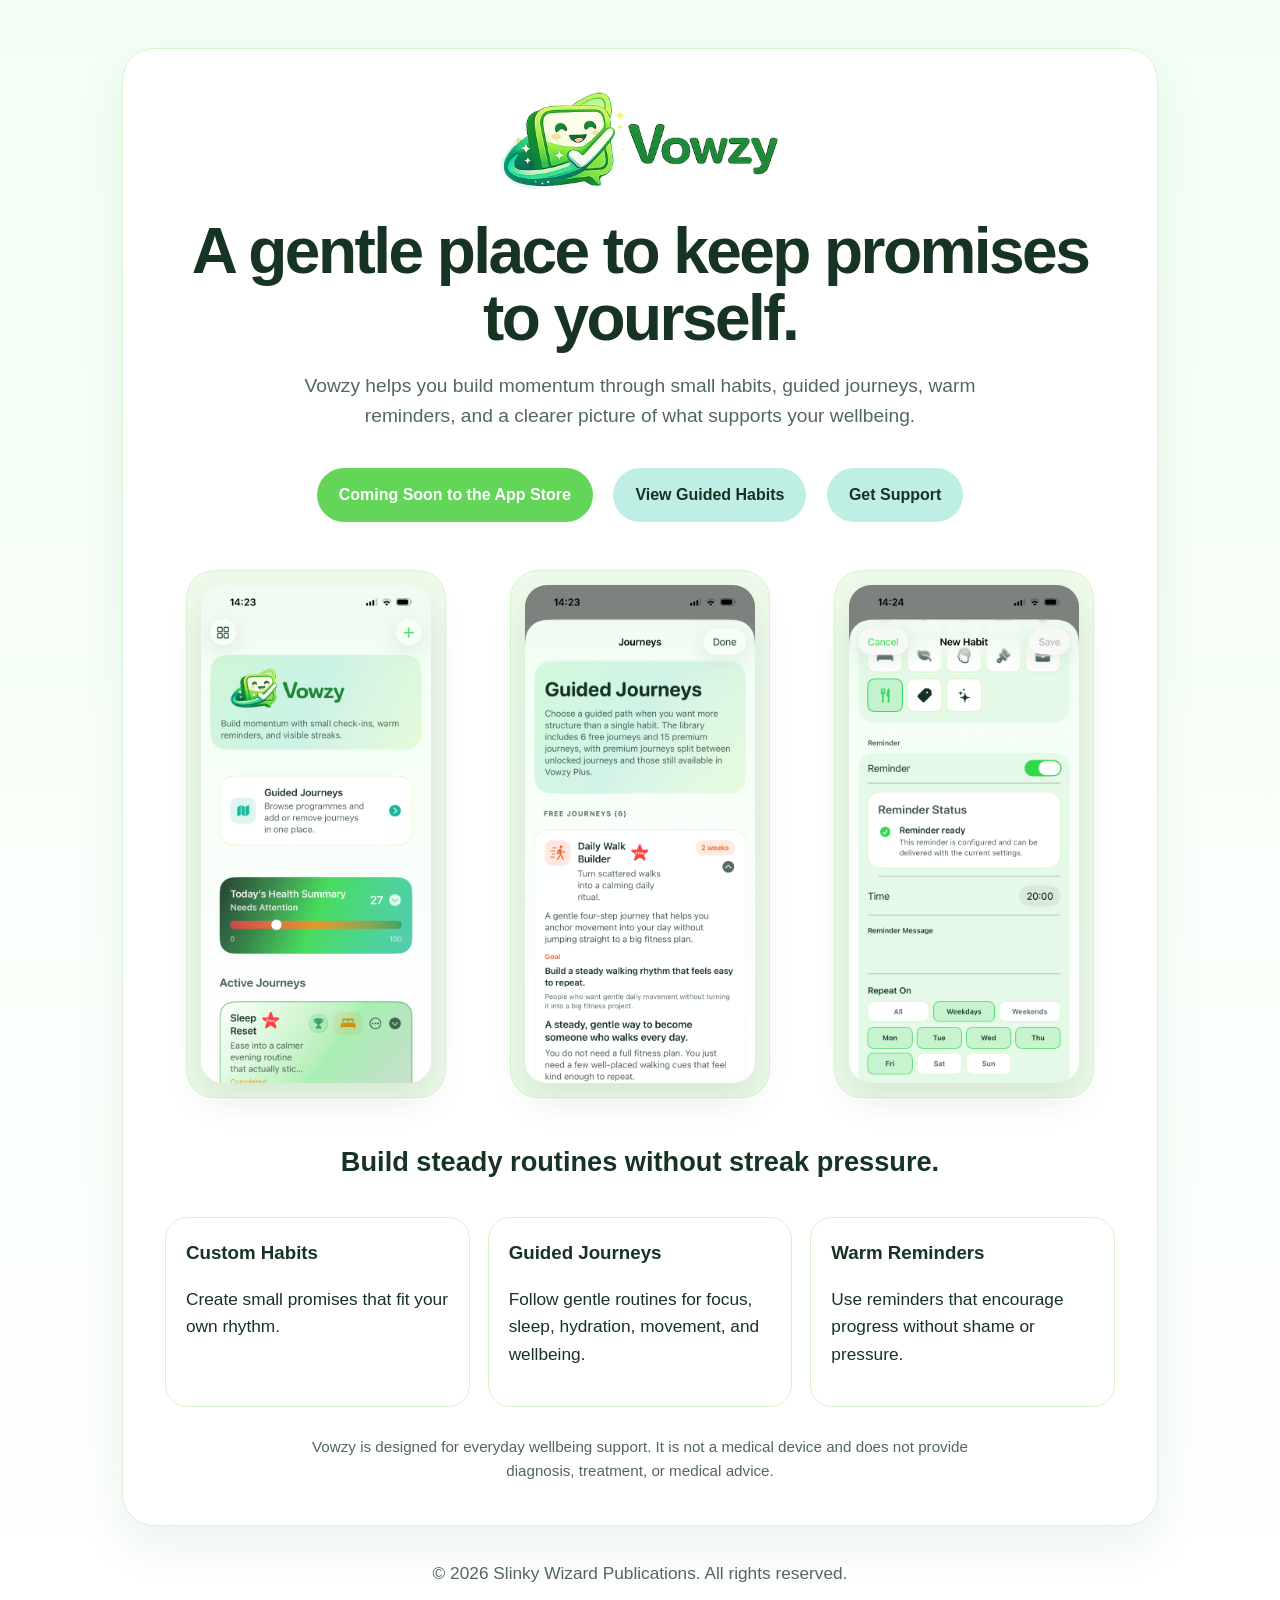
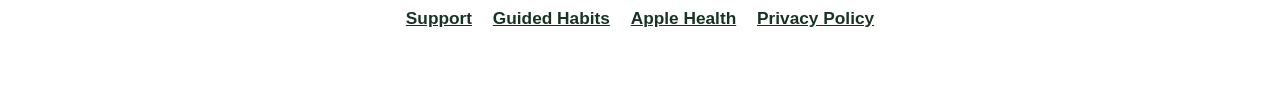
<file: index.html>
<!doctype html>
<html lang="en-GB">
<head>
  <meta charset="utf-8">
  <meta name="viewport" content="width=device-width, initial-scale=1">
  <title>Vowzy</title>
  <meta name="description" content="Vowzy is a gentle habit and guided routine app for iPhone.">
  <link rel="icon" type="image/png" href="./assets/favicon.png">
  <link rel="apple-touch-icon" href="./assets/favicon.png">
  <link rel="stylesheet" href="styles.css">
</head>
<body>
  <main>
    <section class="hero">
      <img class="logo" src="assets/vowzy-logo.png" alt="Vowzy logo">

      <h1>A gentle place to keep promises to yourself.</h1>

      <p class="lead">
        Vowzy helps you build momentum through small habits, guided journeys,
        warm reminders, and a clearer picture of what supports your wellbeing.
      </p>

      <a class="button" href="#" aria-disabled="true">Coming Soon to the App Store</a>
      <a class="button secondary" href="habits.html">View Guided Habits</a>
      <a class="button secondary" href="support.html">Get Support</a>

      <div class="screenshots" aria-label="Vowzy app screenshots">
        <div class="screenshot-card">
          <img src="assets/screenshot-home.png" alt="Vowzy home screen with daily habits">
        </div>
        <div class="screenshot-card">
          <img src="assets/screenshot-journeys.png" alt="Vowzy guided journeys catalogue">
        </div>
        <div class="screenshot-card">
          <img src="assets/screenshot-reminders.png" alt="Vowzy reminder setup screen">
        </div>
      </div>

      <h2>Build steady routines without streak pressure.</h2>

      <div class="features">
        <div class="feature">
          <h3>Custom Habits</h3>
          <p>Create small promises that fit your own rhythm.</p>
        </div>

        <div class="feature">
          <h3>Guided Journeys</h3>
          <p>Follow gentle routines for focus, sleep, hydration, movement, and wellbeing.</p>
        </div>

        <div class="feature">
          <h3>Warm Reminders</h3>
          <p>Use reminders that encourage progress without shame or pressure.</p>
        </div>
      </div>

      <p class="note">
        Vowzy is designed for everyday wellbeing support. It is not a medical device
        and does not provide diagnosis, treatment, or medical advice.
      </p>
    </section>

    <footer>
  <p>&copy; 2026 Slinky Wizard Publications. All rights reserved.</p>
  <p>
    <a href="support.html">Support</a>
    <a href="habits.html">Guided Habits</a>
    <a href="apple-health.html">Apple Health</a>
    <a href="privacy.html">Privacy Policy</a>
  </p>
</footer>
  </main>
</body>
</html>
</file>
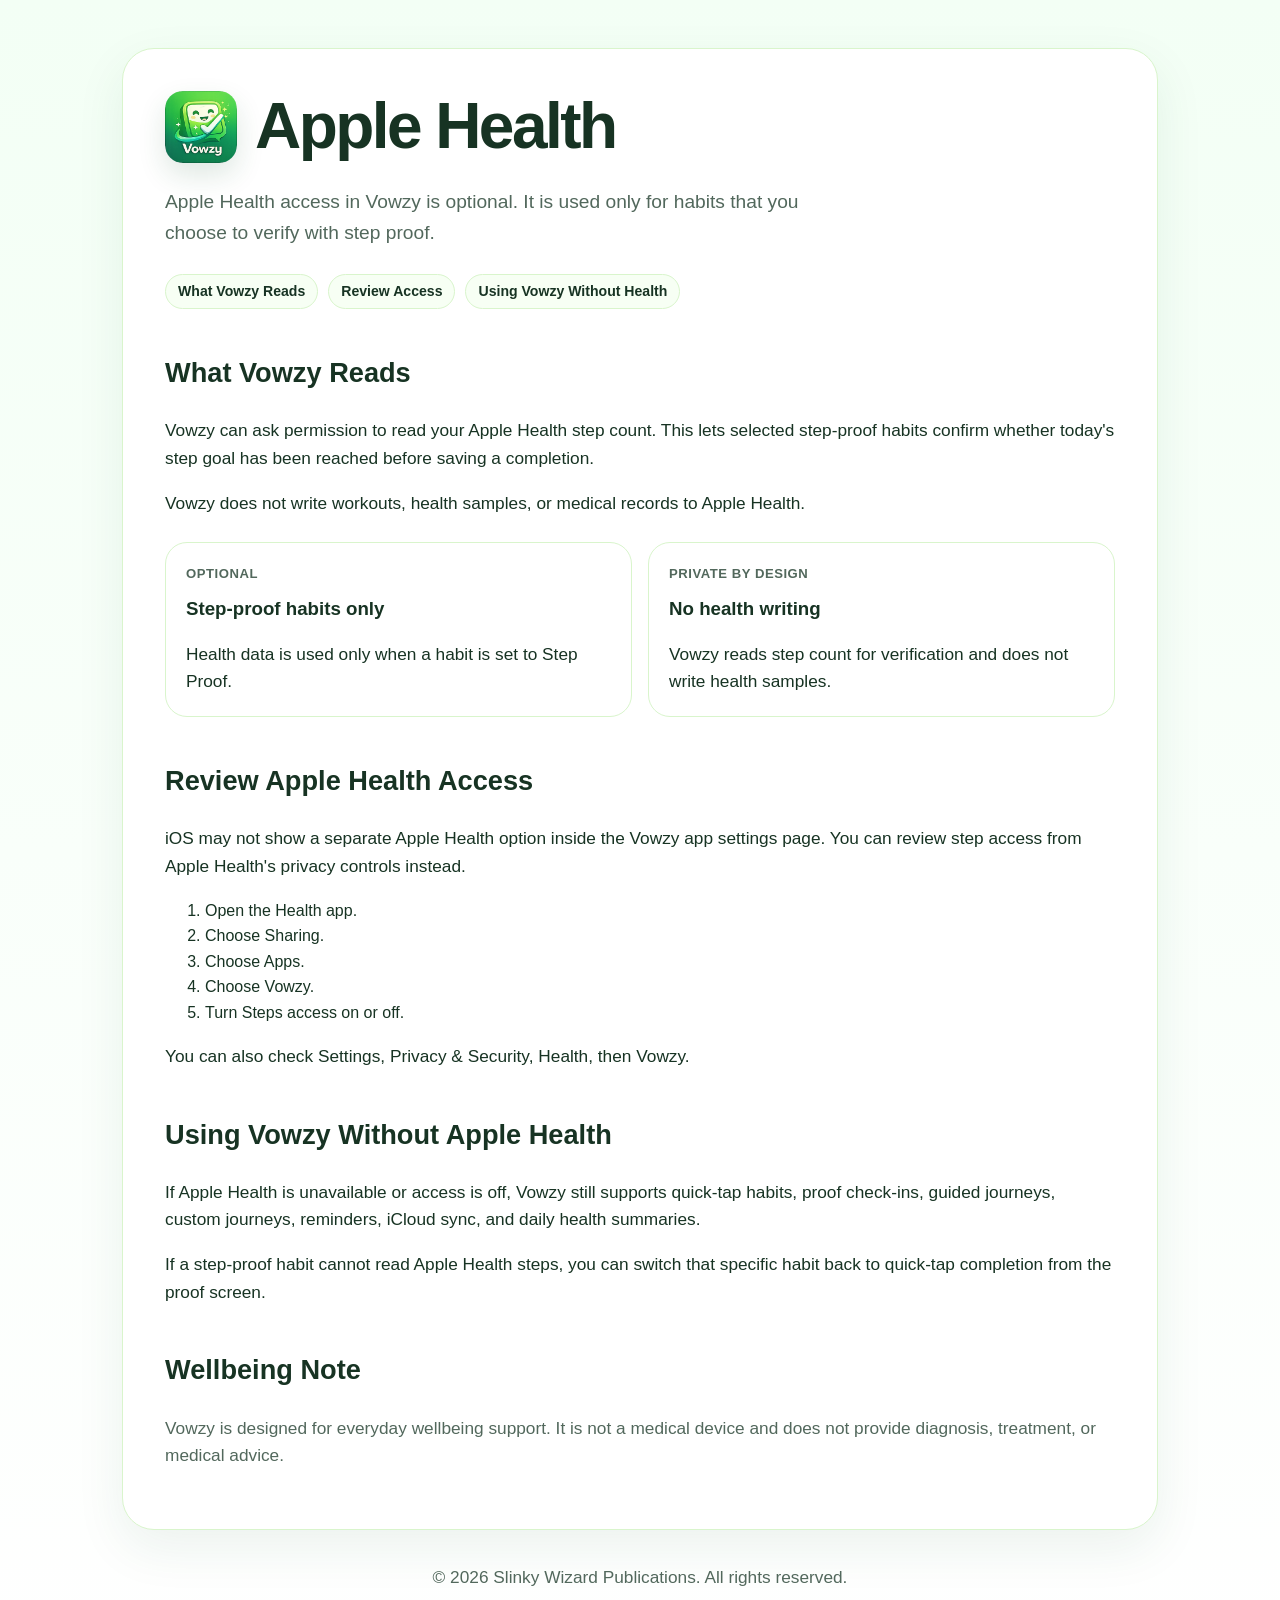
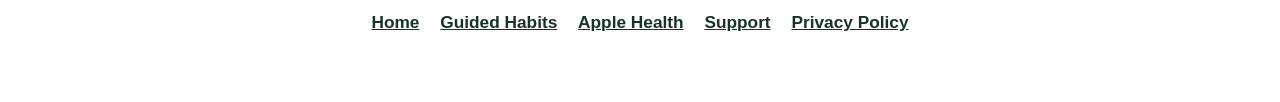
<file: apple-health.html>
<!doctype html>
<html lang="en-GB">
<head>
  <meta charset="utf-8">
  <meta name="viewport" content="width=device-width, initial-scale=1">
  <title>Vowzy Apple Health Support</title>
  <meta name="description" content="How Vowzy uses optional Apple Health step-count access for step-proof habits.">
  <link rel="icon" type="image/png" href="./assets/favicon.png">
  <link rel="apple-touch-icon" href="./assets/favicon.png">
  <link rel="stylesheet" href="./styles.css">
</head>
<body>
  <main>
    <section class="card">
      <div class="page-title-row">
        <img class="page-title-icon" src="./assets/app-icon.png" alt="Vowzy app icon">
        <h1>Apple Health</h1>
      </div>

      <p class="lead left">
        Apple Health access in Vowzy is optional. It is used only for habits that
        you choose to verify with step proof.
      </p>

      <nav class="page-nav" aria-label="Apple Health support sections">
        <a href="#what-vowzy-reads">What Vowzy Reads</a>
        <a href="#review-access">Review Access</a>
        <a href="#without-health">Using Vowzy Without Health</a>
      </nav>

      <h2 id="what-vowzy-reads">What Vowzy Reads</h2>
      <p>
        Vowzy can ask permission to read your Apple Health step count. This lets
        selected step-proof habits confirm whether today's step goal has been
        reached before saving a completion.
      </p>
      <p>
        Vowzy does not write workouts, health samples, or medical records to Apple
        Health.
      </p>

      <div class="topic-grid">
        <article class="mini-card">
          <span class="eyebrow">Optional</span>
          <h3>Step-proof habits only</h3>
          <p>Health data is used only when a habit is set to Step Proof.</p>
        </article>
        <article class="mini-card">
          <span class="eyebrow">Private by design</span>
          <h3>No health writing</h3>
          <p>Vowzy reads step count for verification and does not write health samples.</p>
        </article>
      </div>

      <h2 id="review-access">Review Apple Health Access</h2>
      <p>
        iOS may not show a separate Apple Health option inside the Vowzy app
        settings page. You can review step access from Apple Health's privacy
        controls instead.
      </p>
      <ol>
        <li>Open the Health app.</li>
        <li>Choose Sharing.</li>
        <li>Choose Apps.</li>
        <li>Choose Vowzy.</li>
        <li>Turn Steps access on or off.</li>
      </ol>
      <p>
        You can also check Settings, Privacy &amp; Security, Health, then Vowzy.
      </p>

      <h2 id="without-health">Using Vowzy Without Apple Health</h2>
      <p>
        If Apple Health is unavailable or access is off, Vowzy still supports
        quick-tap habits, proof check-ins, guided journeys, custom journeys,
        reminders, iCloud sync, and daily health summaries.
      </p>
      <p>
        If a step-proof habit cannot read Apple Health steps, you can switch that
        specific habit back to quick-tap completion from the proof screen.
      </p>

      <h2>Wellbeing Note</h2>
      <p class="muted">
        Vowzy is designed for everyday wellbeing support. It is not a medical
        device and does not provide diagnosis, treatment, or medical advice.
      </p>
    </section>

    <footer>
      <p>&copy; 2026 Slinky Wizard Publications. All rights reserved.</p>
      <p>
        <a href="index.html">Home</a>
        <a href="habits.html">Guided Habits</a>
        <a href="apple-health.html">Apple Health</a>
        <a href="support.html">Support</a>
        <a href="privacy.html">Privacy Policy</a>
      </p>
    </footer>
  </main>
</body>
</html>
</file>
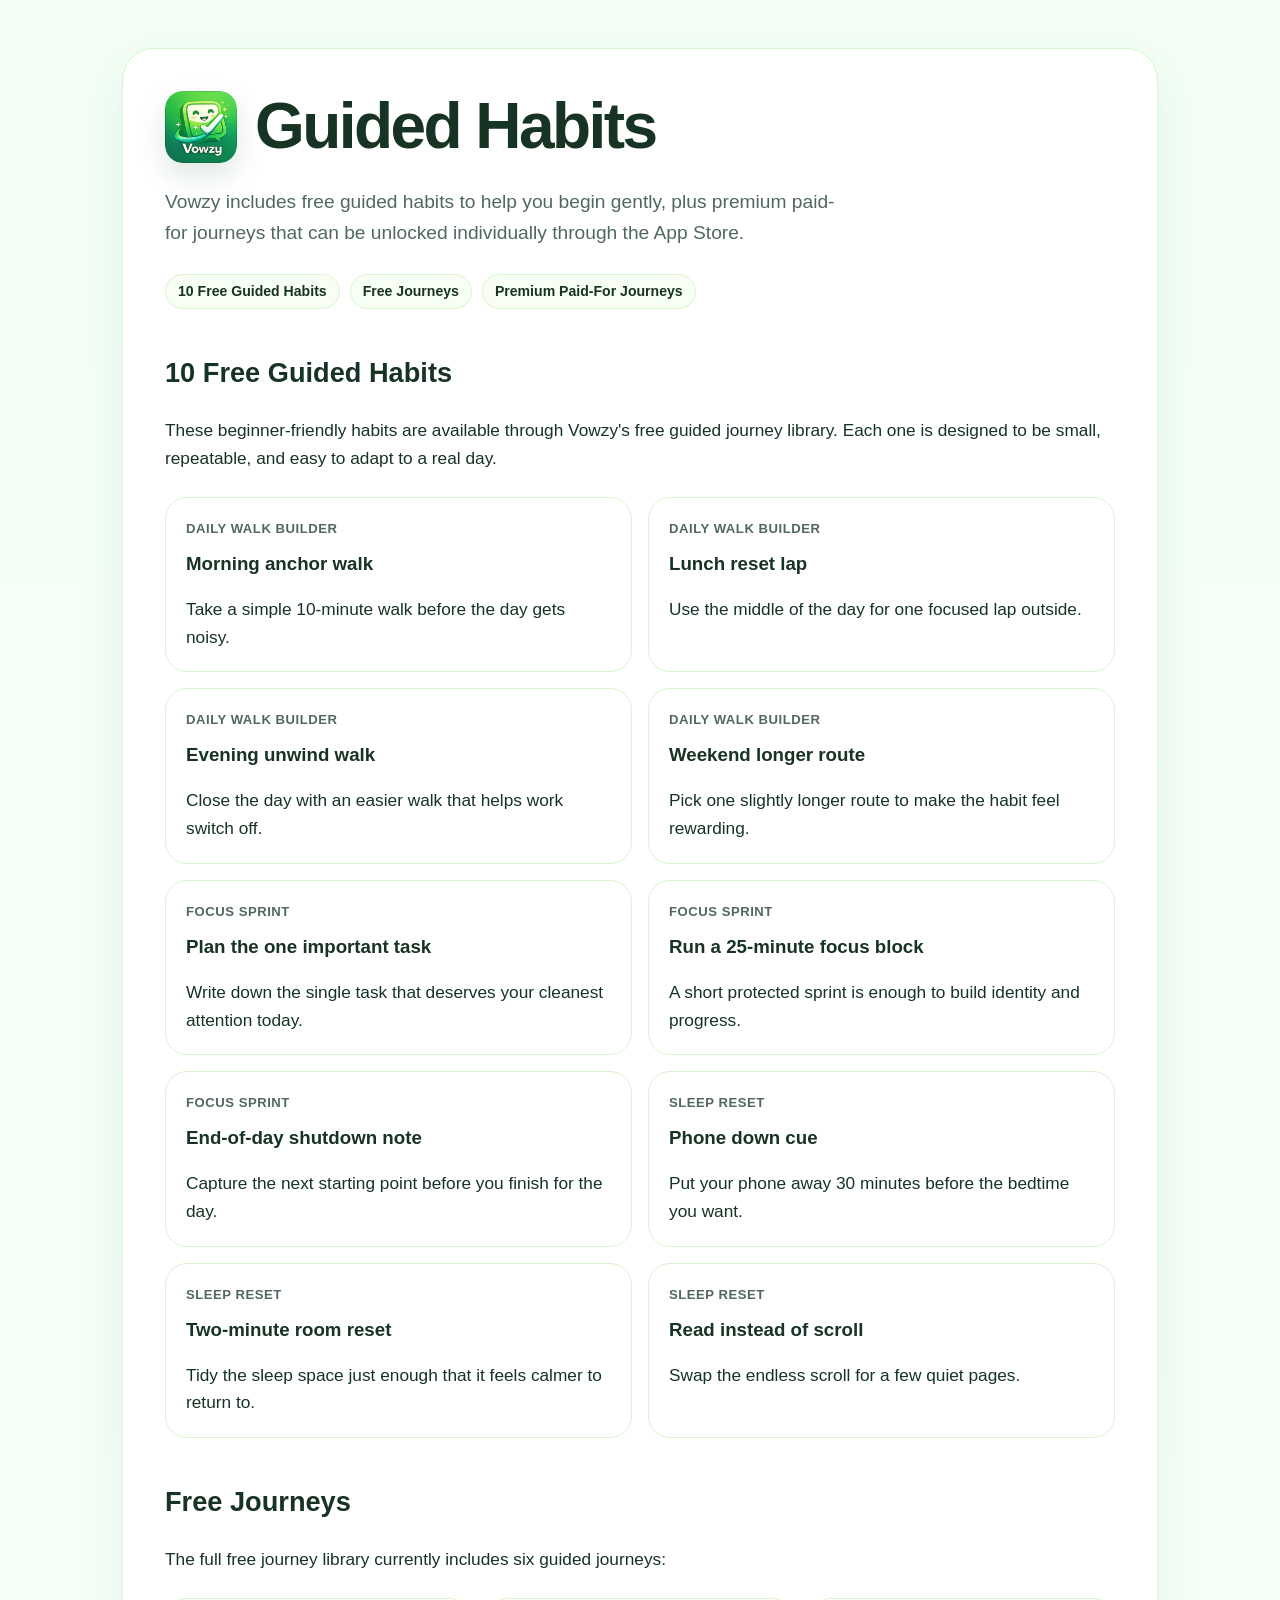
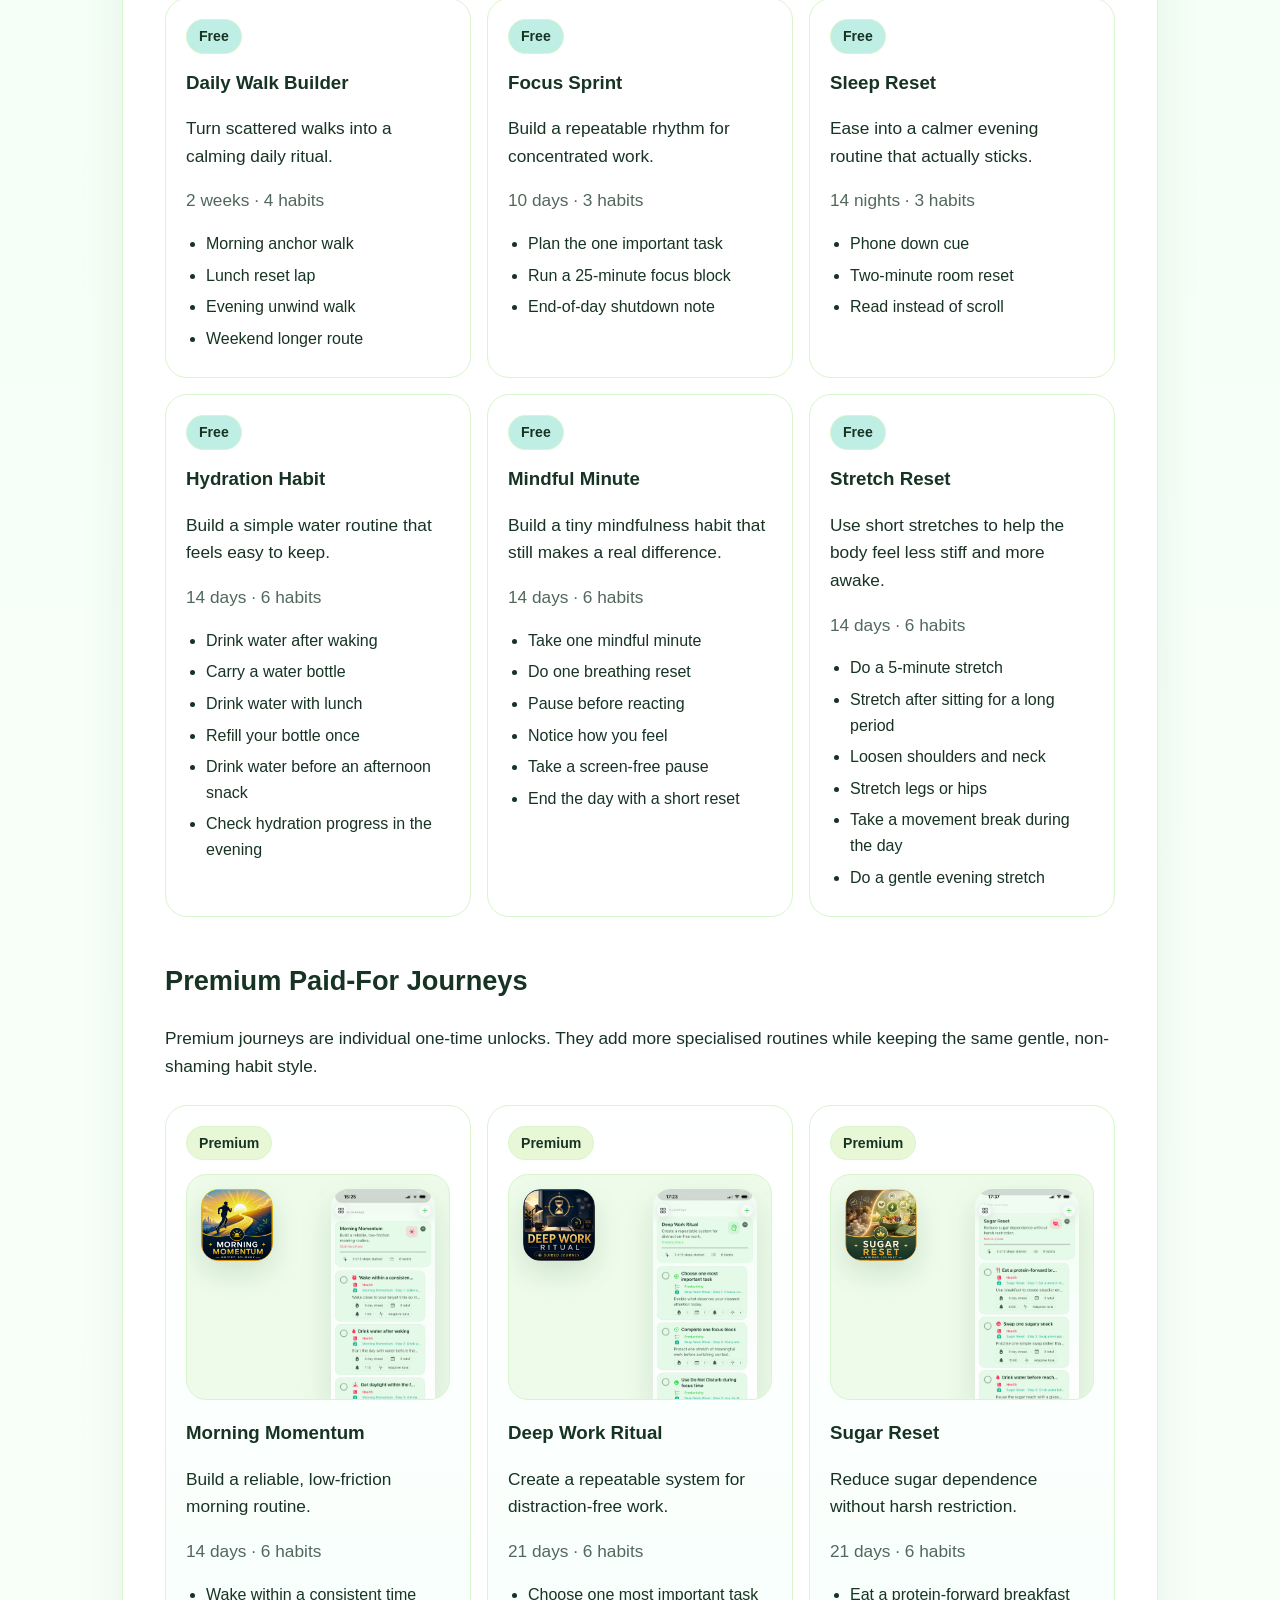
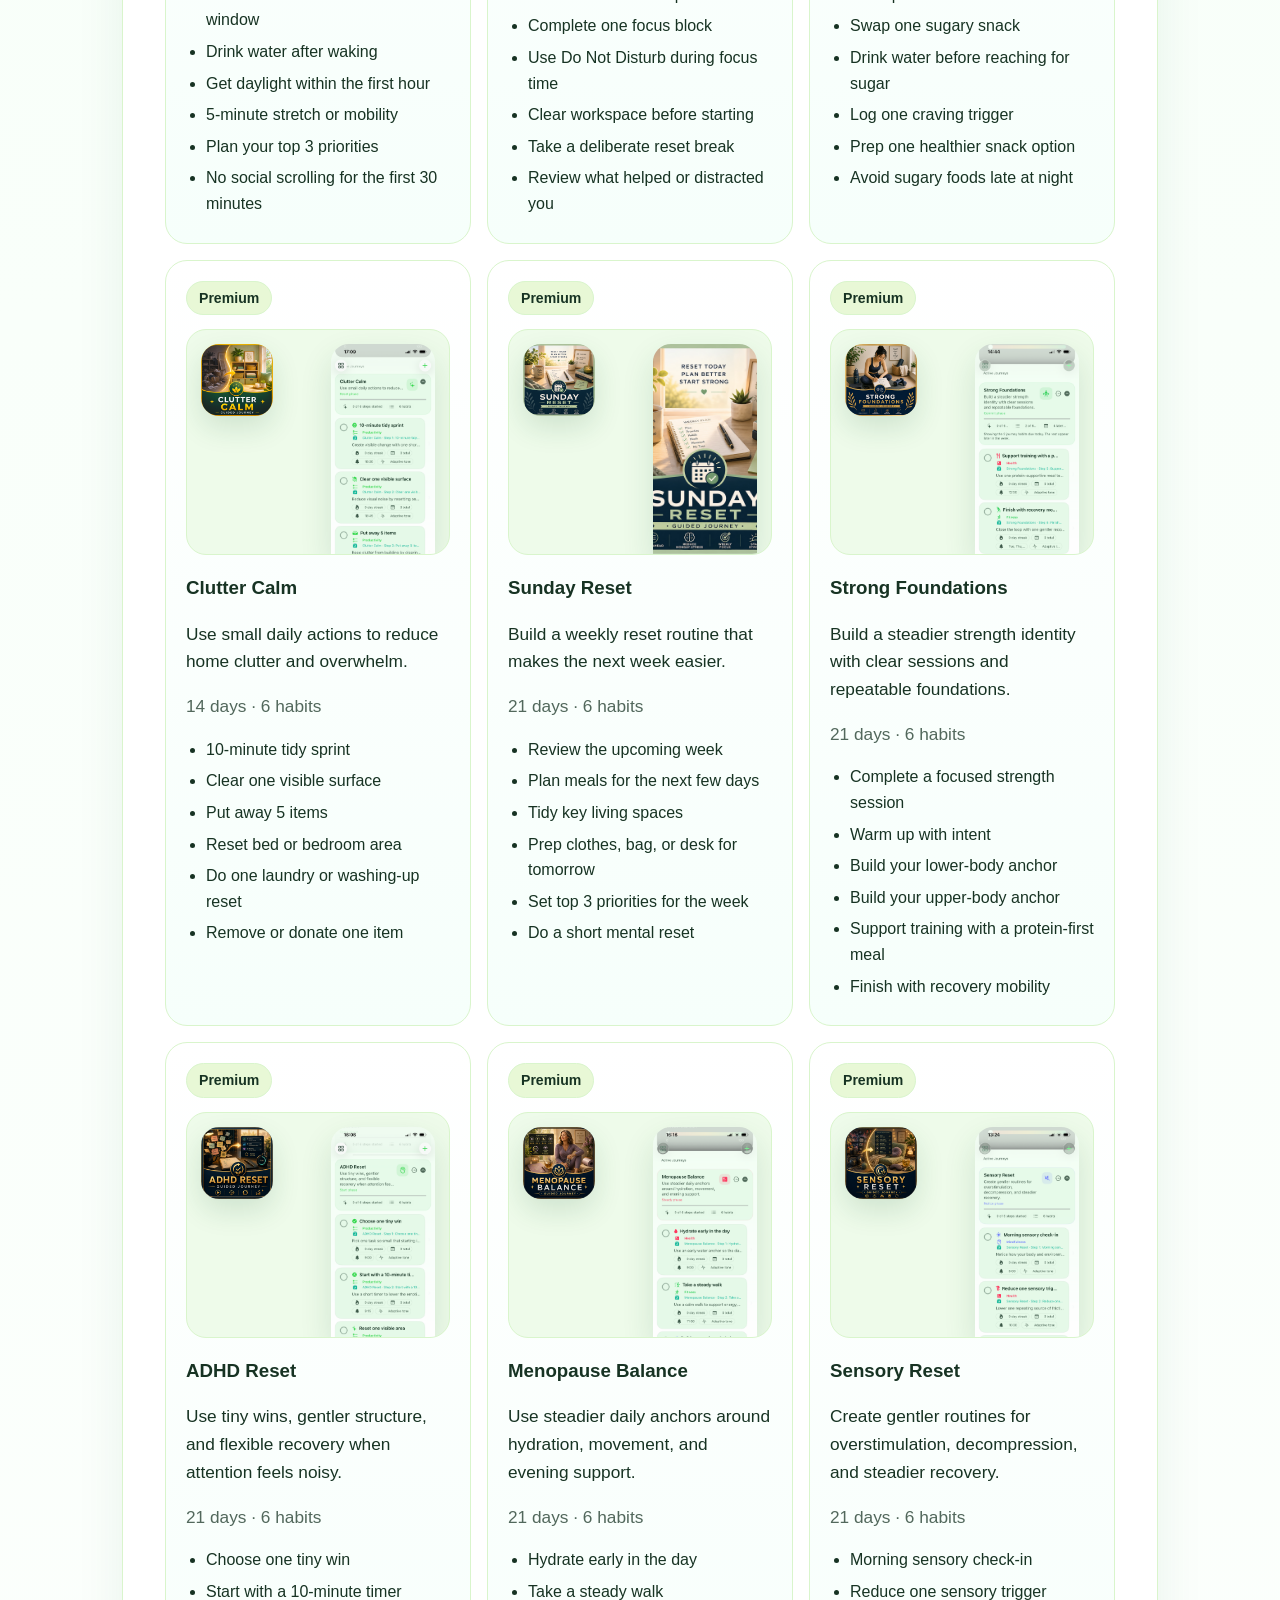
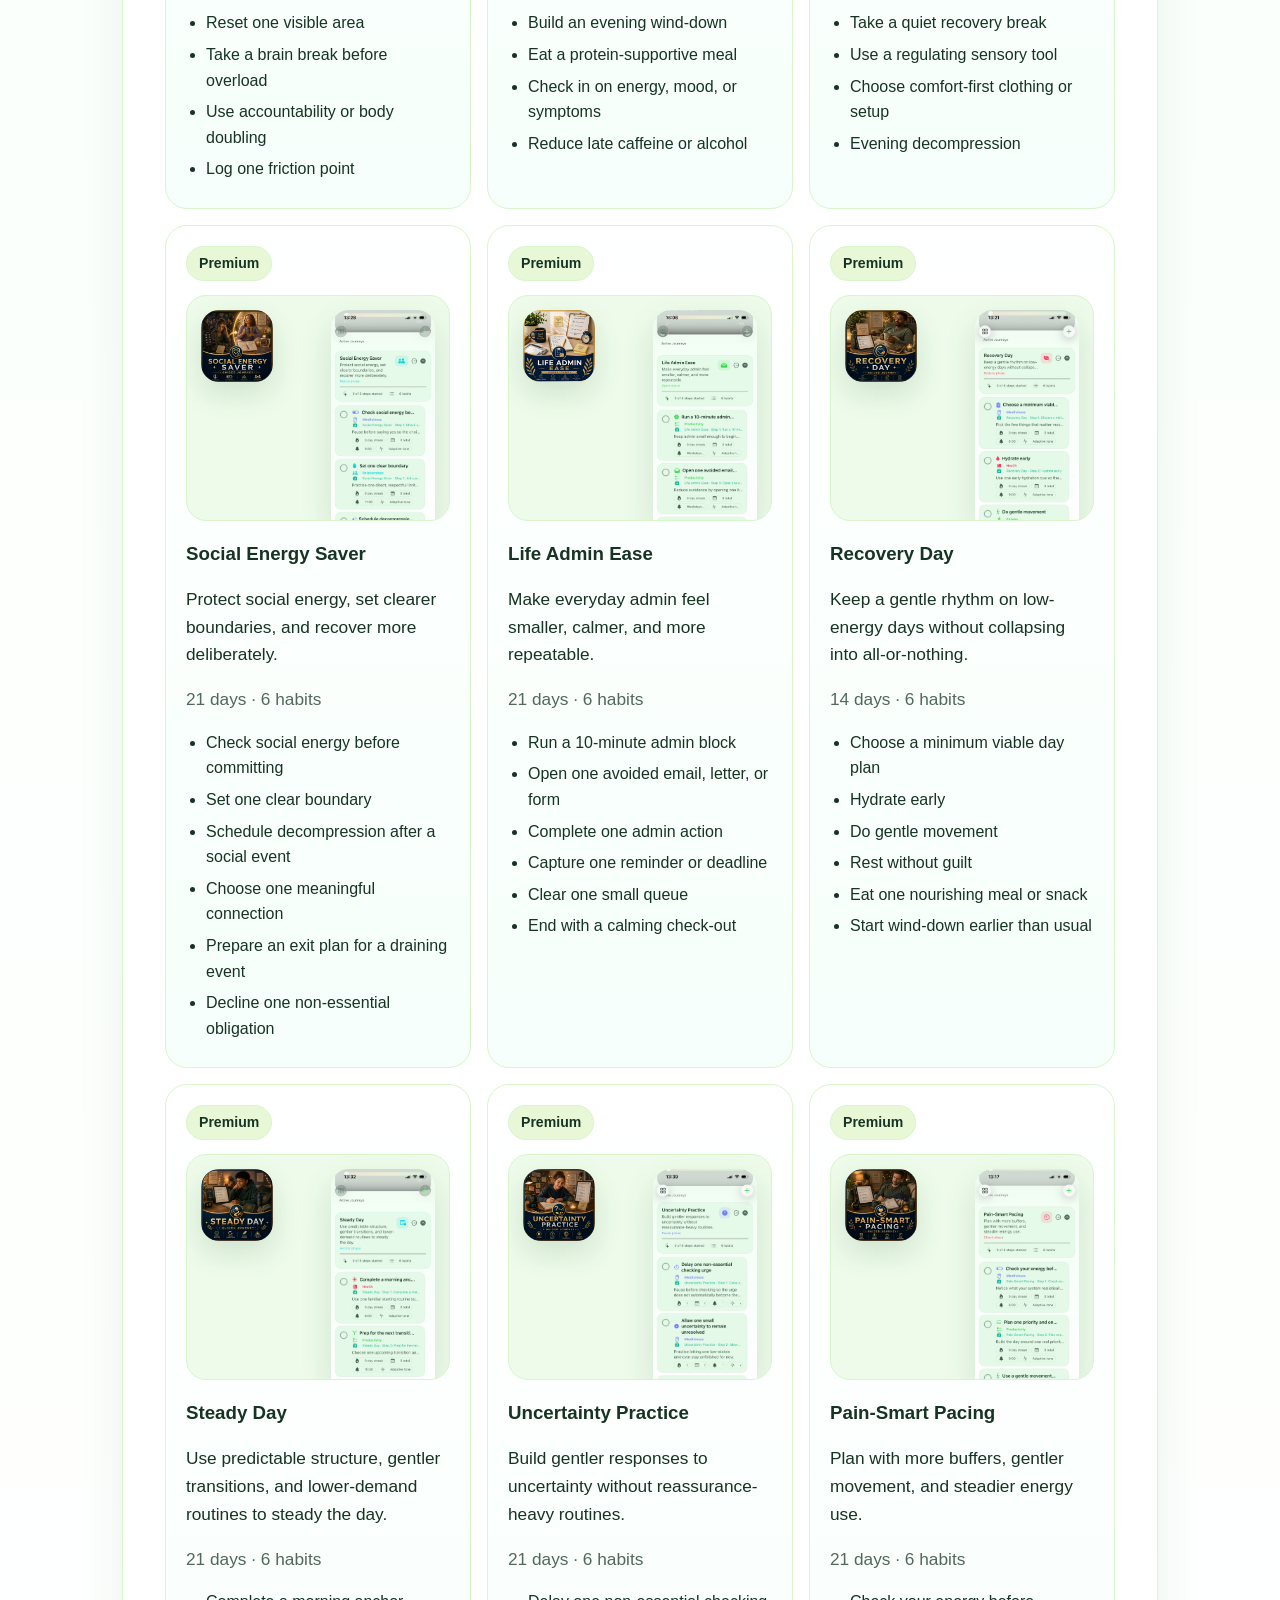
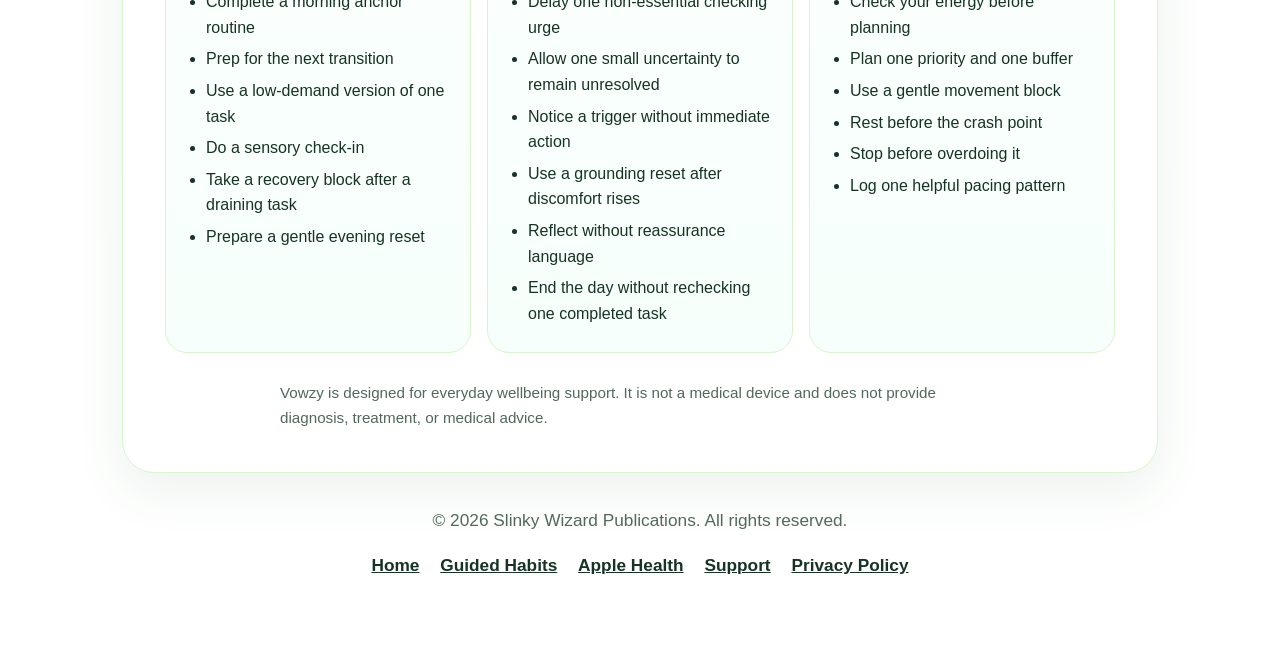
<file: habits.html>
<!doctype html>
<html lang="en-GB">
<head>
  <meta charset="utf-8">
  <meta name="viewport" content="width=device-width, initial-scale=1">
  <title>Vowzy Guided Habits</title>
  <meta name="description" content="Browse Vowzy's free guided habits and premium paid-for guided journeys.">
  <link rel="icon" type="image/png" href="./assets/favicon.png">
  <link rel="apple-touch-icon" href="./assets/favicon.png">
  <link rel="stylesheet" href="./styles.css">
</head>
<body>
  <main>
    <section class="card">
      <div class="page-title-row">
        <img class="page-title-icon" src="./assets/app-icon.png" alt="Vowzy app icon">
        <h1>Guided Habits</h1>
      </div>

      <p class="lead left">
        Vowzy includes free guided habits to help you begin gently, plus premium
        paid-for journeys that can be unlocked individually through the App Store.
      </p>

      <nav class="page-nav" aria-label="Guided habit sections">
        <a href="#free-habits">10 Free Guided Habits</a>
        <a href="#free-journeys">Free Journeys</a>
        <a href="#premium-journeys">Premium Paid-For Journeys</a>
      </nav>

      <h2 id="free-habits">10 Free Guided Habits</h2>
      <p>
        These beginner-friendly habits are available through Vowzy's free guided
        journey library. Each one is designed to be small, repeatable, and easy
        to adapt to a real day.
      </p>

      <div class="habit-grid">
        <article class="mini-card">
          <span class="eyebrow">Daily Walk Builder</span>
          <h3>Morning anchor walk</h3>
          <p>Take a simple 10-minute walk before the day gets noisy.</p>
        </article>
        <article class="mini-card">
          <span class="eyebrow">Daily Walk Builder</span>
          <h3>Lunch reset lap</h3>
          <p>Use the middle of the day for one focused lap outside.</p>
        </article>
        <article class="mini-card">
          <span class="eyebrow">Daily Walk Builder</span>
          <h3>Evening unwind walk</h3>
          <p>Close the day with an easier walk that helps work switch off.</p>
        </article>
        <article class="mini-card">
          <span class="eyebrow">Daily Walk Builder</span>
          <h3>Weekend longer route</h3>
          <p>Pick one slightly longer route to make the habit feel rewarding.</p>
        </article>
        <article class="mini-card">
          <span class="eyebrow">Focus Sprint</span>
          <h3>Plan the one important task</h3>
          <p>Write down the single task that deserves your cleanest attention today.</p>
        </article>
        <article class="mini-card">
          <span class="eyebrow">Focus Sprint</span>
          <h3>Run a 25-minute focus block</h3>
          <p>A short protected sprint is enough to build identity and progress.</p>
        </article>
        <article class="mini-card">
          <span class="eyebrow">Focus Sprint</span>
          <h3>End-of-day shutdown note</h3>
          <p>Capture the next starting point before you finish for the day.</p>
        </article>
        <article class="mini-card">
          <span class="eyebrow">Sleep Reset</span>
          <h3>Phone down cue</h3>
          <p>Put your phone away 30 minutes before the bedtime you want.</p>
        </article>
        <article class="mini-card">
          <span class="eyebrow">Sleep Reset</span>
          <h3>Two-minute room reset</h3>
          <p>Tidy the sleep space just enough that it feels calmer to return to.</p>
        </article>
        <article class="mini-card">
          <span class="eyebrow">Sleep Reset</span>
          <h3>Read instead of scroll</h3>
          <p>Swap the endless scroll for a few quiet pages.</p>
        </article>
      </div>

      <h2 id="free-journeys">Free Journeys</h2>
      <p>
        The full free journey library currently includes six guided journeys:
      </p>

      <div class="journey-grid">
        <article class="journey-card">
          <span class="pill">Free</span>
          <h3>Daily Walk Builder</h3>
          <p>Turn scattered walks into a calming daily ritual.</p>
          <p class="muted">2 weeks · 4 habits</p>
          <ul>
            <li>Morning anchor walk</li>
            <li>Lunch reset lap</li>
            <li>Evening unwind walk</li>
            <li>Weekend longer route</li>
          </ul>
        </article>
        <article class="journey-card">
          <span class="pill">Free</span>
          <h3>Focus Sprint</h3>
          <p>Build a repeatable rhythm for concentrated work.</p>
          <p class="muted">10 days · 3 habits</p>
          <ul>
            <li>Plan the one important task</li>
            <li>Run a 25-minute focus block</li>
            <li>End-of-day shutdown note</li>
          </ul>
        </article>
        <article class="journey-card">
          <span class="pill">Free</span>
          <h3>Sleep Reset</h3>
          <p>Ease into a calmer evening routine that actually sticks.</p>
          <p class="muted">14 nights · 3 habits</p>
          <ul>
            <li>Phone down cue</li>
            <li>Two-minute room reset</li>
            <li>Read instead of scroll</li>
          </ul>
        </article>
        <article class="journey-card">
          <span class="pill">Free</span>
          <h3>Hydration Habit</h3>
          <p>Build a simple water routine that feels easy to keep.</p>
          <p class="muted">14 days · 6 habits</p>
          <ul>
            <li>Drink water after waking</li>
            <li>Carry a water bottle</li>
            <li>Drink water with lunch</li>
            <li>Refill your bottle once</li>
            <li>Drink water before an afternoon snack</li>
            <li>Check hydration progress in the evening</li>
          </ul>
        </article>
        <article class="journey-card">
          <span class="pill">Free</span>
          <h3>Mindful Minute</h3>
          <p>Build a tiny mindfulness habit that still makes a real difference.</p>
          <p class="muted">14 days · 6 habits</p>
          <ul>
            <li>Take one mindful minute</li>
            <li>Do one breathing reset</li>
            <li>Pause before reacting</li>
            <li>Notice how you feel</li>
            <li>Take a screen-free pause</li>
            <li>End the day with a short reset</li>
          </ul>
        </article>
        <article class="journey-card">
          <span class="pill">Free</span>
          <h3>Stretch Reset</h3>
          <p>Use short stretches to help the body feel less stiff and more awake.</p>
          <p class="muted">14 days · 6 habits</p>
          <ul>
            <li>Do a 5-minute stretch</li>
            <li>Stretch after sitting for a long period</li>
            <li>Loosen shoulders and neck</li>
            <li>Stretch legs or hips</li>
            <li>Take a movement break during the day</li>
            <li>Do a gentle evening stretch</li>
          </ul>
        </article>
      </div>

      <h2 id="premium-journeys">Premium Paid-For Journeys</h2>
      <p>
        Premium journeys are individual one-time unlocks. They add more specialised
        routines while keeping the same gentle, non-shaming habit style.
      </p>

      <div class="journey-grid">
        <article class="journey-card premium">
          <span class="pill premium">Premium</span>
          <figure class="journey-media">
            <img class="journey-logo" src="./assets/Morning_Momentum_logo_02.png" alt="Morning Momentum logo">
            <img class="journey-screenshot" src="./assets/Morning_Momentum_Screenshot_01.png" alt="Morning Momentum journey screenshot">
          </figure>
          <h3>Morning Momentum</h3>
          <p>Build a reliable, low-friction morning routine.</p>
          <p class="muted">14 days · 6 habits</p>
          <ul>
            <li>Wake within a consistent time window</li>
            <li>Drink water after waking</li>
            <li>Get daylight within the first hour</li>
            <li>5-minute stretch or mobility</li>
            <li>Plan your top 3 priorities</li>
            <li>No social scrolling for the first 30 minutes</li>
          </ul>
        </article>
        <article class="journey-card premium">
          <span class="pill premium">Premium</span>
          <figure class="journey-media">
            <img class="journey-logo" src="./assets/Deep_Work_Ritual_Logo_01.png" alt="Deep Work Ritual logo">
            <img class="journey-screenshot" src="./assets/Deep_Work_ritual_Screenshot.png" alt="Deep Work Ritual journey screenshot">
          </figure>
          <h3>Deep Work Ritual</h3>
          <p>Create a repeatable system for distraction-free work.</p>
          <p class="muted">21 days · 6 habits</p>
          <ul>
            <li>Choose one most important task</li>
            <li>Complete one focus block</li>
            <li>Use Do Not Disturb during focus time</li>
            <li>Clear workspace before starting</li>
            <li>Take a deliberate reset break</li>
            <li>Review what helped or distracted you</li>
          </ul>
        </article>
        <article class="journey-card premium">
          <span class="pill premium">Premium</span>
          <figure class="journey-media">
            <img class="journey-logo" src="./assets/Sugar_Reset_logo_01.png" alt="Sugar Reset logo">
            <img class="journey-screenshot" src="./assets/Sugar_Reset_Screenshot.png" alt="Sugar Reset journey screenshot">
          </figure>
          <h3>Sugar Reset</h3>
          <p>Reduce sugar dependence without harsh restriction.</p>
          <p class="muted">21 days · 6 habits</p>
          <ul>
            <li>Eat a protein-forward breakfast</li>
            <li>Swap one sugary snack</li>
            <li>Drink water before reaching for sugar</li>
            <li>Log one craving trigger</li>
            <li>Prep one healthier snack option</li>
            <li>Avoid sugary foods late at night</li>
          </ul>
        </article>
        <article class="journey-card premium">
          <span class="pill premium">Premium</span>
          <figure class="journey-media">
            <img class="journey-logo" src="./assets/Clutter_Calm_Logo_02.png" alt="Clutter Calm logo">
            <img class="journey-screenshot" src="./assets/Clutter_Calm_Screenshot.png" alt="Clutter Calm journey screenshot">
          </figure>
          <h3>Clutter Calm</h3>
          <p>Use small daily actions to reduce home clutter and overwhelm.</p>
          <p class="muted">14 days · 6 habits</p>
          <ul>
            <li>10-minute tidy sprint</li>
            <li>Clear one visible surface</li>
            <li>Put away 5 items</li>
            <li>Reset bed or bedroom area</li>
            <li>Do one laundry or washing-up reset</li>
            <li>Remove or donate one item</li>
          </ul>
        </article>
        <article class="journey-card premium">
          <span class="pill premium">Premium</span>
          <figure class="journey-media">
            <img class="journey-logo" src="./assets/Sunday_Reset_Logo_01.png" alt="Sunday Reset logo">
            <img class="journey-screenshot" src="./assets/Sunday_Reset_Logo_01.jpg" alt="Sunday Reset journey artwork">
          </figure>
          <h3>Sunday Reset</h3>
          <p>Build a weekly reset routine that makes the next week easier.</p>
          <p class="muted">21 days · 6 habits</p>
          <ul>
            <li>Review the upcoming week</li>
            <li>Plan meals for the next few days</li>
            <li>Tidy key living spaces</li>
            <li>Prep clothes, bag, or desk for tomorrow</li>
            <li>Set top 3 priorities for the week</li>
            <li>Do a short mental reset</li>
          </ul>
        </article>
        <article class="journey-card premium">
          <span class="pill premium">Premium</span>
          <figure class="journey-media">
            <img class="journey-logo" src="./assets/Strong_Foundations_Logo_01.png" alt="Strong Foundations logo">
            <img class="journey-screenshot" src="./assets/Strong_Foundations_Screenshot.png" alt="Strong Foundations journey screenshot">
          </figure>
          <h3>Strong Foundations</h3>
          <p>Build a steadier strength identity with clear sessions and repeatable foundations.</p>
          <p class="muted">21 days · 6 habits</p>
          <ul>
            <li>Complete a focused strength session</li>
            <li>Warm up with intent</li>
            <li>Build your lower-body anchor</li>
            <li>Build your upper-body anchor</li>
            <li>Support training with a protein-first meal</li>
            <li>Finish with recovery mobility</li>
          </ul>
        </article>
        <article class="journey-card premium">
          <span class="pill premium">Premium</span>
          <figure class="journey-media">
            <img class="journey-logo" src="./assets/ADHD_Reset_Logo_01.png" alt="ADHD Reset logo">
            <img class="journey-screenshot" src="./assets/ADHD_Reset_Screenshot.png" alt="ADHD Reset journey screenshot">
          </figure>
          <h3>ADHD Reset</h3>
          <p>Use tiny wins, gentler structure, and flexible recovery when attention feels noisy.</p>
          <p class="muted">21 days · 6 habits</p>
          <ul>
            <li>Choose one tiny win</li>
            <li>Start with a 10-minute timer</li>
            <li>Reset one visible area</li>
            <li>Take a brain break before overload</li>
            <li>Use accountability or body doubling</li>
            <li>Log one friction point</li>
          </ul>
        </article>
        <article class="journey-card premium">
          <span class="pill premium">Premium</span>
          <figure class="journey-media">
            <img class="journey-logo" src="./assets/Menopause_Balance_Logo_01.png" alt="Menopause Balance logo">
            <img class="journey-screenshot" src="./assets/Menopause_Reset_Screenshot.png" alt="Menopause Balance journey screenshot">
          </figure>
          <h3>Menopause Balance</h3>
          <p>Use steadier daily anchors around hydration, movement, and evening support.</p>
          <p class="muted">21 days · 6 habits</p>
          <ul>
            <li>Hydrate early in the day</li>
            <li>Take a steady walk</li>
            <li>Build an evening wind-down</li>
            <li>Eat a protein-supportive meal</li>
            <li>Check in on energy, mood, or symptoms</li>
            <li>Reduce late caffeine or alcohol</li>
          </ul>
        </article>
        <article class="journey-card premium">
          <span class="pill premium">Premium</span>
          <figure class="journey-media">
            <img class="journey-logo" src="./assets/Sensory_Reset_logo_01.png" alt="Sensory Reset logo">
            <img class="journey-screenshot" src="./assets/Sensory_Reset_Screenshot.png" alt="Sensory Reset journey screenshot">
          </figure>
          <h3>Sensory Reset</h3>
          <p>Create gentler routines for overstimulation, decompression, and steadier recovery.</p>
          <p class="muted">21 days · 6 habits</p>
          <ul>
            <li>Morning sensory check-in</li>
            <li>Reduce one sensory trigger</li>
            <li>Take a quiet recovery break</li>
            <li>Use a regulating sensory tool</li>
            <li>Choose comfort-first clothing or setup</li>
            <li>Evening decompression</li>
          </ul>
        </article>
        <article class="journey-card premium">
          <span class="pill premium">Premium</span>
          <figure class="journey-media">
            <img class="journey-logo" src="./assets/Social_Energy_Saver_logo_01.png" alt="Social Energy Saver logo">
            <img class="journey-screenshot" src="./assets/Social_Energy_Saver_Screenshot.png" alt="Social Energy Saver journey screenshot">
          </figure>
          <h3>Social Energy Saver</h3>
          <p>Protect social energy, set clearer boundaries, and recover more deliberately.</p>
          <p class="muted">21 days · 6 habits</p>
          <ul>
            <li>Check social energy before committing</li>
            <li>Set one clear boundary</li>
            <li>Schedule decompression after a social event</li>
            <li>Choose one meaningful connection</li>
            <li>Prepare an exit plan for a draining event</li>
            <li>Decline one non-essential obligation</li>
          </ul>
        </article>
        <article class="journey-card premium">
          <span class="pill premium">Premium</span>
          <figure class="journey-media">
            <img class="journey-logo" src="./assets/Life_Admin_Ease_logo_01.png" alt="Life Admin Ease logo">
            <img class="journey-screenshot" src="./assets/Life_Admin_Reset_Screenshot.png" alt="Life Admin Ease journey screenshot">
          </figure>
          <h3>Life Admin Ease</h3>
          <p>Make everyday admin feel smaller, calmer, and more repeatable.</p>
          <p class="muted">21 days · 6 habits</p>
          <ul>
            <li>Run a 10-minute admin block</li>
            <li>Open one avoided email, letter, or form</li>
            <li>Complete one admin action</li>
            <li>Capture one reminder or deadline</li>
            <li>Clear one small queue</li>
            <li>End with a calming check-out</li>
          </ul>
        </article>
        <article class="journey-card premium">
          <span class="pill premium">Premium</span>
          <figure class="journey-media">
            <img class="journey-logo" src="./assets/Recovery_Day_Logo_01.png" alt="Recovery Day logo">
            <img class="journey-screenshot" src="./assets/Recovery_Day_Screenshot.png" alt="Recovery Day journey screenshot">
          </figure>
          <h3>Recovery Day</h3>
          <p>Keep a gentle rhythm on low-energy days without collapsing into all-or-nothing.</p>
          <p class="muted">14 days · 6 habits</p>
          <ul>
            <li>Choose a minimum viable day plan</li>
            <li>Hydrate early</li>
            <li>Do gentle movement</li>
            <li>Rest without guilt</li>
            <li>Eat one nourishing meal or snack</li>
            <li>Start wind-down earlier than usual</li>
          </ul>
        </article>
        <article class="journey-card premium">
          <span class="pill premium">Premium</span>
          <figure class="journey-media">
            <img class="journey-logo" src="./assets/Steady_Day_Logo_01.png" alt="Steady Day logo">
            <img class="journey-screenshot" src="./assets/Steady_Day_Screenshot.png" alt="Steady Day journey screenshot">
          </figure>
          <h3>Steady Day</h3>
          <p>Use predictable structure, gentler transitions, and lower-demand routines to steady the day.</p>
          <p class="muted">21 days · 6 habits</p>
          <ul>
            <li>Complete a morning anchor routine</li>
            <li>Prep for the next transition</li>
            <li>Use a low-demand version of one task</li>
            <li>Do a sensory check-in</li>
            <li>Take a recovery block after a draining task</li>
            <li>Prepare a gentle evening reset</li>
          </ul>
        </article>
        <article class="journey-card premium">
          <span class="pill premium">Premium</span>
          <figure class="journey-media">
            <img class="journey-logo" src="./assets/Uncertainty_Practice_Logo_01.png" alt="Uncertainty Practice logo">
            <img class="journey-screenshot" src="./assets/Uncertainty_Practice_Screenshot.png" alt="Uncertainty Practice journey screenshot">
          </figure>
          <h3>Uncertainty Practice</h3>
          <p>Build gentler responses to uncertainty without reassurance-heavy routines.</p>
          <p class="muted">21 days · 6 habits</p>
          <ul>
            <li>Delay one non-essential checking urge</li>
            <li>Allow one small uncertainty to remain unresolved</li>
            <li>Notice a trigger without immediate action</li>
            <li>Use a grounding reset after discomfort rises</li>
            <li>Reflect without reassurance language</li>
            <li>End the day without rechecking one completed task</li>
          </ul>
        </article>
        <article class="journey-card premium">
          <span class="pill premium">Premium</span>
          <figure class="journey-media">
            <img class="journey-logo" src="./assets/Pain_Smart_Pacing_Logo_01.png" alt="Pain-Smart Pacing logo">
            <img class="journey-screenshot" src="./assets/Pain_Smart_Pacing_Screenshot.png" alt="Pain-Smart Pacing journey screenshot">
          </figure>
          <h3>Pain-Smart Pacing</h3>
          <p>Plan with more buffers, gentler movement, and steadier energy use.</p>
          <p class="muted">21 days · 6 habits</p>
          <ul>
            <li>Check your energy before planning</li>
            <li>Plan one priority and one buffer</li>
            <li>Use a gentle movement block</li>
            <li>Rest before the crash point</li>
            <li>Stop before overdoing it</li>
            <li>Log one helpful pacing pattern</li>
          </ul>
        </article>
      </div>

      <p class="note">
        Vowzy is designed for everyday wellbeing support. It is not a medical device
        and does not provide diagnosis, treatment, or medical advice.
      </p>
    </section>

    <footer>
      <p>&copy; 2026 Slinky Wizard Publications. All rights reserved.</p>
      <p>
        <a href="index.html">Home</a>
        <a href="habits.html">Guided Habits</a>
        <a href="apple-health.html">Apple Health</a>
        <a href="support.html">Support</a>
        <a href="privacy.html">Privacy Policy</a>
      </p>
    </footer>
  </main>
</body>
</html>
</file>
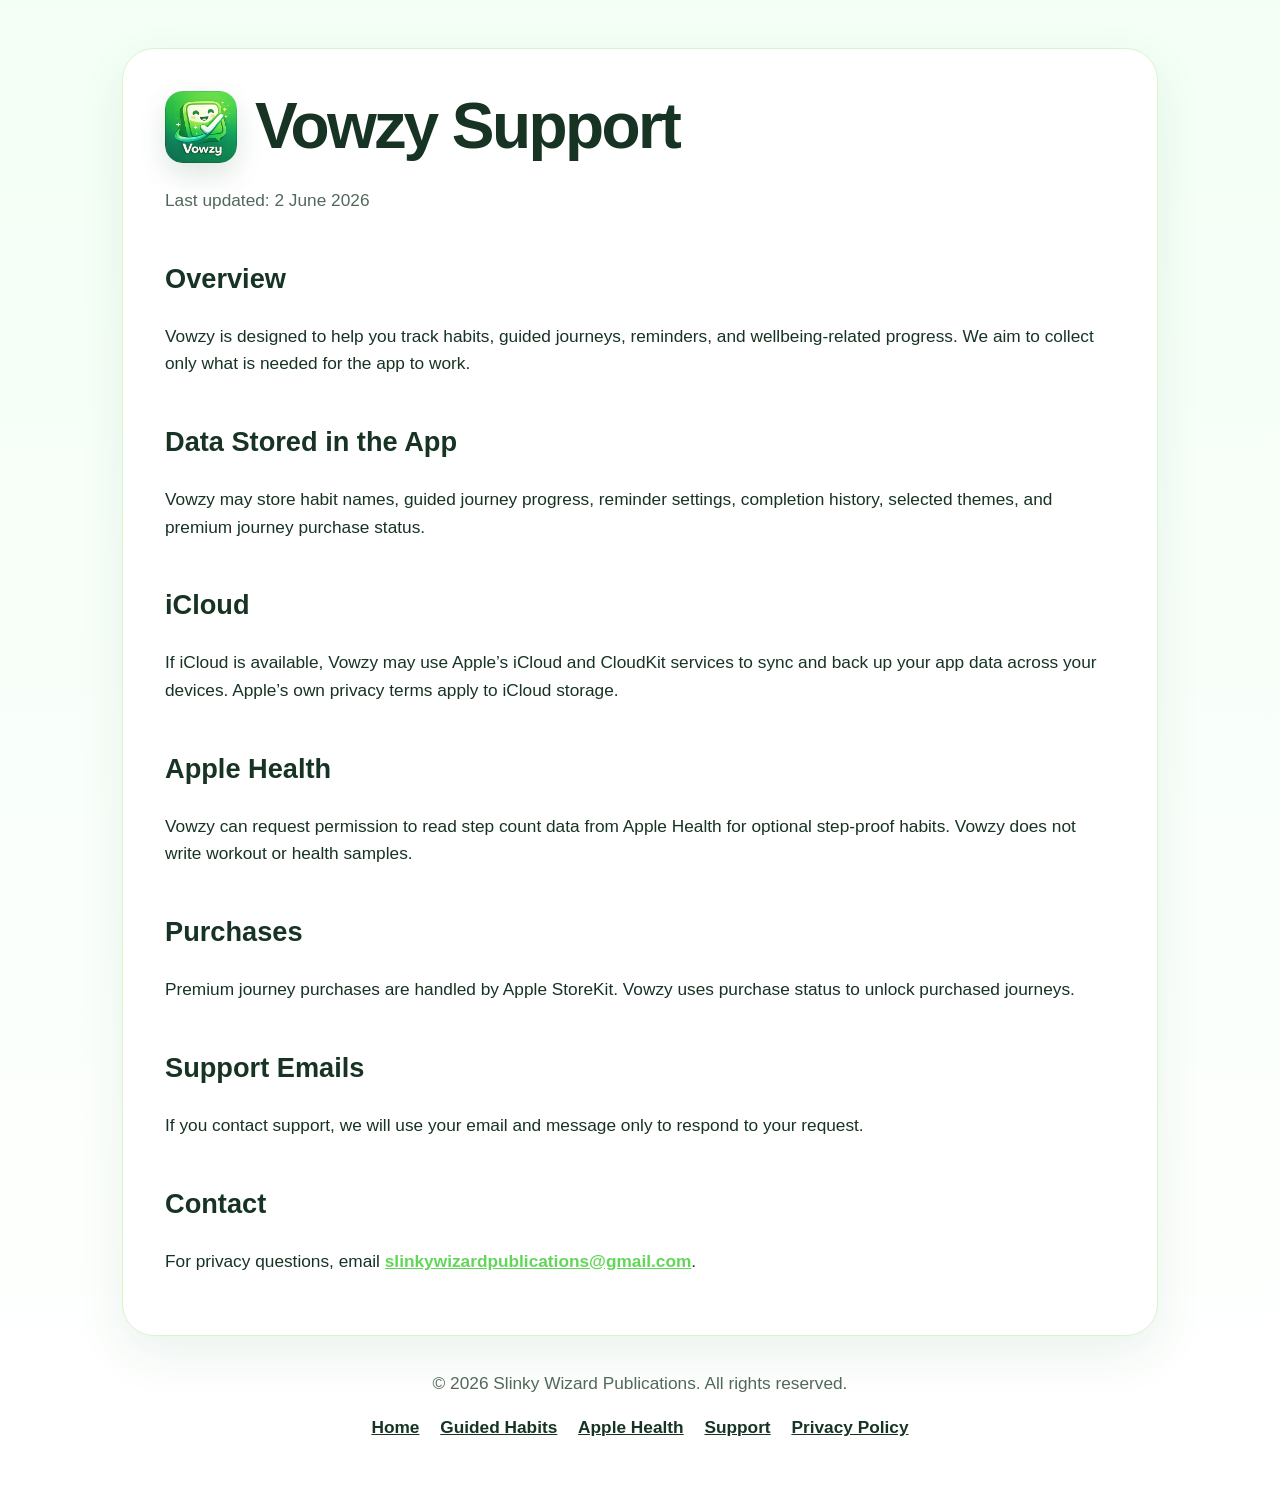
<file: privacy.html>
<!doctype html>
<html lang="en-GB">
<head>
  <meta charset="utf-8">
  <meta name="viewport" content="width=device-width, initial-scale=1">
  <title>Vowzy Privacy Policy</title>
  <meta name="description" content="Privacy policy for Vowzy, a gentle habit and guided routine app for iPhone.">
  <link rel="icon" type="image/png" href="./assets/favicon.png">
  <link rel="apple-touch-icon" href="./assets/favicon.png">
  <link rel="stylesheet" href="./styles.css">
</head>
<body>
  <main>
    <section class="card">
      <div class="page-title-row">
        <img class="page-title-icon" src="./assets/app-icon.png" alt="Vowzy app icon">
        <h1>Vowzy Support</h1>
      </div>
      <p class="muted">Last updated: 2 June 2026</p>

      <h2>Overview</h2>
      <p>
        Vowzy is designed to help you track habits, guided journeys, reminders,
        and wellbeing-related progress. We aim to collect only what is needed
        for the app to work.
      </p>

      <h2>Data Stored in the App</h2>
      <p>
        Vowzy may store habit names, guided journey progress, reminder settings,
        completion history, selected themes, and premium journey purchase status.
      </p>

      <h2>iCloud</h2>
      <p>
        If iCloud is available, Vowzy may use Apple’s iCloud and CloudKit services
        to sync and back up your app data across your devices. Apple’s own privacy
        terms apply to iCloud storage.
      </p>

      <h2>Apple Health</h2>
      <p>
        Vowzy can request permission to read step count data from Apple Health for
        optional step-proof habits. Vowzy does not write workout or health samples.
      </p>

      <h2>Purchases</h2>
      <p>
        Premium journey purchases are handled by Apple StoreKit. Vowzy uses purchase
        status to unlock purchased journeys.
      </p>

      <h2>Support Emails</h2>
      <p>
        If you contact support, we will use your email and message only to respond
        to your request.
      </p>

      <h2>Contact</h2>
      <p>
        For privacy questions, email
        <a href="mailto:slinkywizardpublications@gmail.com">slinkywizardpublications@gmail.com</a>.
      </p>
    </section>

    <footer>
      <p>&copy; 2026 Slinky Wizard Publications. All rights reserved.</p>
      <p>
        <a href="index.html">Home</a>
        <a href="habits.html">Guided Habits</a>
        <a href="apple-health.html">Apple Health</a>
        <a href="support.html">Support</a>
        <a href="privacy.html">Privacy Policy</a>
      </p>
    </footer>
  </main>
</body>
</html>
</file>
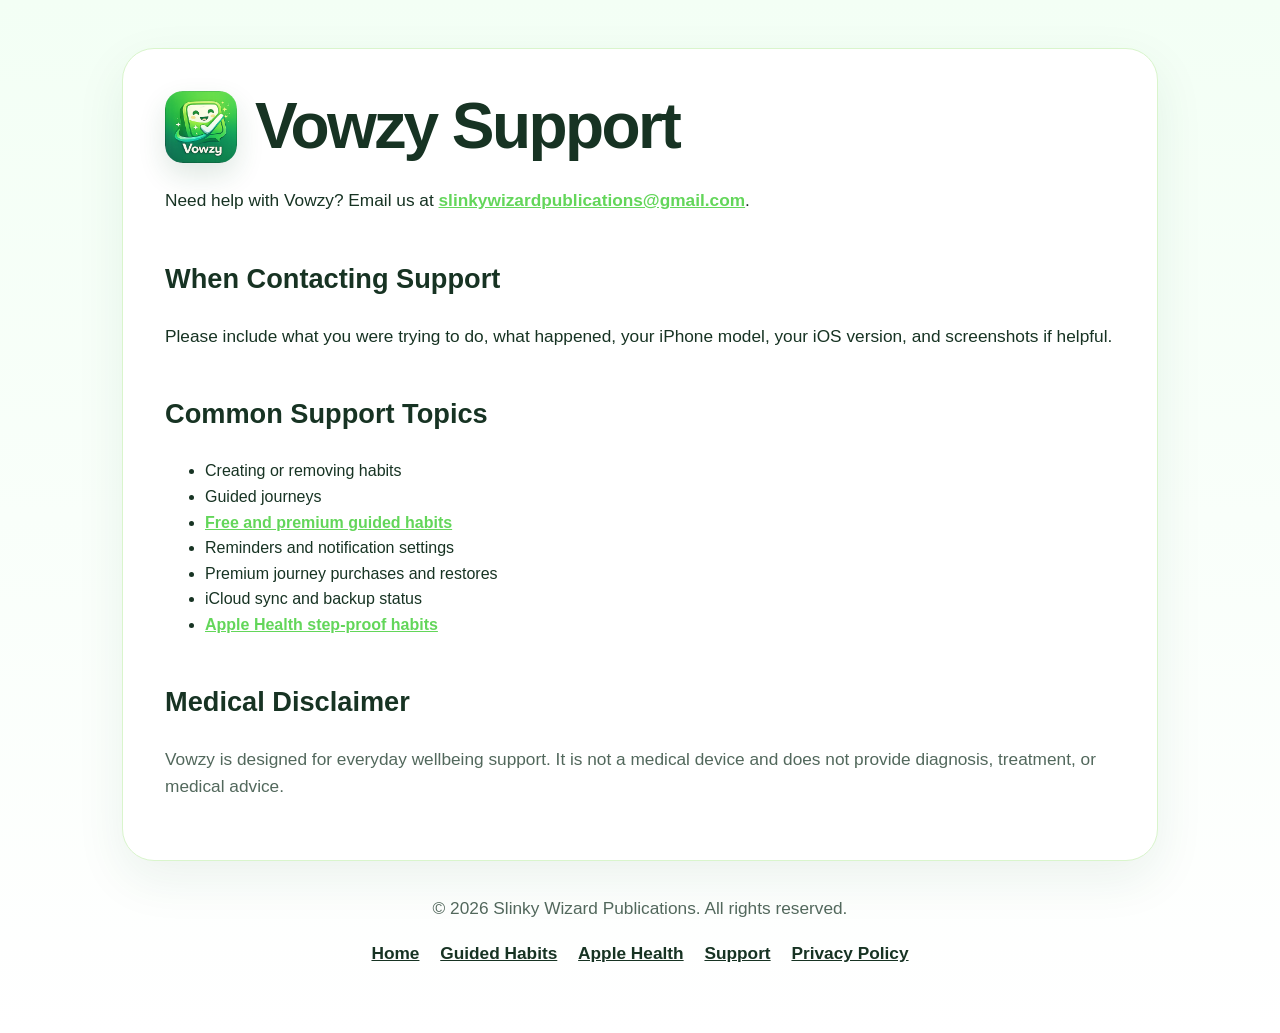
<file: support.html>
<!doctype html>
<html lang="en-GB">
<head>
  <meta charset="utf-8">
  <meta name="viewport" content="width=device-width, initial-scale=1">
  <title>Vowzy Support</title>
  <meta name="description" content="Support information for Vowzy, a gentle habit and guided routine app for iPhone.">
  <link rel="icon" type="image/png" href="./assets/favicon.png">
  <link rel="apple-touch-icon" href="./assets/favicon.png">
  <link rel="stylesheet" href="./styles.css">
</head>
<body>
  <main>
    <section class="card">
      <div class="page-title-row">
        <img class="page-title-icon" src="./assets/app-icon.png" alt="Vowzy app icon">
        <h1>Vowzy Support</h1>
      </div>

      <p>
        Need help with Vowzy? Email us at
        <a href="mailto:slinkywizardpublications@gmail.com">slinkywizardpublications@gmail.com</a>.
      </p>

      <h2>When Contacting Support</h2>
      <p>
        Please include what you were trying to do, what happened, your iPhone model,
        your iOS version, and screenshots if helpful.
      </p>

      <h2>Common Support Topics</h2>
      <ul>
        <li>Creating or removing habits</li>
        <li>Guided journeys</li>
        <li><a href="habits.html">Free and premium guided habits</a></li>
        <li>Reminders and notification settings</li>
        <li>Premium journey purchases and restores</li>
        <li>iCloud sync and backup status</li>
        <li><a href="apple-health.html">Apple Health step-proof habits</a></li>
      </ul>

      <h2>Medical Disclaimer</h2>
      <p class="muted">
        Vowzy is designed for everyday wellbeing support. It is not a medical device
        and does not provide diagnosis, treatment, or medical advice.
      </p>
    </section>

    <footer>
      <p>&copy; 2026 Slinky Wizard Publications. All rights reserved.</p>
      <p>
        <a href="index.html">Home</a>
        <a href="habits.html">Guided Habits</a>
        <a href="apple-health.html">Apple Health</a>
        <a href="support.html">Support</a>
        <a href="privacy.html">Privacy Policy</a>
      </p>
    </footer>
  </main>
</body>
</html>
</file>
<file: styles.css>
:root {
  --ink: #173323;
  --soft: #52685c;
  --mint: #f3fff5;
  --card: #ffffff;
  --line: #d9f5cc;
  --green: #63d65a;
  --teal: #bfeee5;
}

* {
  box-sizing: border-box;
}

body {
  margin: 0;
  font-family: -apple-system, BlinkMacSystemFont, "Segoe UI", sans-serif;
  background: linear-gradient(180deg, var(--mint), #ffffff);
  color: var(--ink);
  line-height: 1.6;
}

main {
  max-width: 1080px;
  margin: auto;
  padding: 48px 22px;
}

.card,
.hero {
  background: var(--card);
  border: 1px solid var(--line);
  border-radius: 32px;
  padding: 42px;
  box-shadow: 0 18px 50px rgba(31, 92, 50, .08);
}

.hero {
  text-align: center;
}

.logo {
  max-width: 280px;
  width: 70%;
  display: block;
  margin: 0 auto 28px;
}

h1 {
  font-size: clamp(2.2rem, 5vw, 4rem);
  line-height: 1.05;
  margin: 0 0 18px;
  letter-spacing: -0.04em;
}

h2 {
  font-size: 1.7rem;
  margin-top: 42px;
}

p {
  font-size: 1.08rem;
}

a {
  color: var(--green);
  font-weight: 700;
}

.lead {
  max-width: 680px;
  margin: 0 auto 26px;
  color: var(--soft);
  font-size: 1.2rem;
}

.lead.left {
  margin-left: 0;
  text-align: left;
}

.button {
  display: inline-block;
  margin: 10px 8px;
  padding: 14px 22px;
  border-radius: 999px;
  background: var(--green);
  color: white;
  text-decoration: none;
  font-weight: 800;
}

.button.secondary {
  background: var(--teal);
  color: var(--ink);
}

.screenshots {
  display: grid;
  grid-template-columns: repeat(3, minmax(0, 1fr));
  gap: 22px;
  margin-top: 38px;
  align-items: start;
}

.screenshot-card {
  background: #eefbea;
  border: 1px solid var(--line);
  border-radius: 28px;
  padding: 14px;
  max-width: 260px;
  width: 100%;
  margin: 0 auto;
}

.screenshot-card img {
  width: 100%;
  aspect-ratio: 9 / 19.5;
  object-fit: cover;
  object-position: top center;
  border-radius: 22px;
  display: block;
  background: #dff5dd;
  box-shadow: 0 16px 36px rgba(31, 92, 50, .12);
}

.features {
  display: grid;
  grid-template-columns: repeat(3, 1fr);
  gap: 18px;
  margin-top: 34px;
  text-align: left;
}

.feature,
.mini-card,
.journey-card {
  background: rgba(255, 255, 255, .72);
  border: 1px solid var(--line);
  border-radius: 22px;
  padding: 20px;
}

.feature h3,
.mini-card h3,
.journey-card h3 {
  margin-top: 0;
  margin-bottom: 8px;
}

.page-nav {
  display: flex;
  flex-wrap: wrap;
  gap: 10px;
  margin: 24px 0 8px;
}

.page-nav a,
.pill {
  border: 1px solid var(--line);
  border-radius: 999px;
  color: var(--ink);
  display: inline-block;
  font-size: .88rem;
  font-weight: 800;
  line-height: 1.2;
  padding: 8px 12px;
  text-decoration: none;
}

.page-nav a {
  background: #f7fff4;
}

.habit-grid,
.journey-grid,
.topic-grid {
  display: grid;
  gap: 16px;
  margin-top: 24px;
}

.habit-grid {
  grid-template-columns: repeat(2, minmax(0, 1fr));
}

.journey-grid {
  grid-template-columns: repeat(3, minmax(0, 1fr));
}

.topic-grid {
  grid-template-columns: repeat(2, minmax(0, 1fr));
}

.mini-card,
.journey-card {
  text-align: left;
}

.mini-card p,
.journey-card p {
  margin-bottom: 0;
}

.journey-card ul {
  margin: 16px 0 0;
  padding-left: 20px;
}

.journey-card li {
  margin: 6px 0;
}

.journey-card.premium {
  background: linear-gradient(180deg, #ffffff, #f6fffb);
}

.journey-media {
  align-items: end;
  background: #eefbea;
  border: 1px solid var(--line);
  border-radius: 20px;
  display: grid;
  grid-template-columns: 72px minmax(0, 1fr);
  gap: 14px;
  margin: 0 0 18px;
  overflow: hidden;
  padding: 14px 14px 0;
}

.journey-logo {
  align-self: start;
  aspect-ratio: 1;
  border-radius: 18px;
  box-shadow: 0 12px 28px rgba(31, 92, 50, .14);
  display: block;
  object-fit: cover;
  width: 72px;
}

.journey-screenshot {
  aspect-ratio: 9 / 19.5;
  border-radius: 18px 18px 0 0;
  box-shadow: 0 14px 32px rgba(31, 92, 50, .14);
  display: block;
  justify-self: end;
  max-height: 210px;
  object-fit: cover;
  object-position: top center;
  width: min(100%, 104px);
}

.pill {
  background: var(--teal);
  margin-bottom: 14px;
}

.pill.premium {
  background: #e8f8d6;
}

.eyebrow {
  color: var(--soft);
  display: block;
  font-size: .82rem;
  font-weight: 800;
  letter-spacing: .04em;
  margin-bottom: 10px;
  text-transform: uppercase;
}

.muted,
.note {
  color: var(--soft);
}

.note {
  font-size: .95rem;
  max-width: 720px;
  margin: 28px auto 0;
}

footer {
  margin-top: 34px;
  text-align: center;
  color: var(--soft);
}

footer a {
  color: var(--ink);
  font-weight: 700;
  margin: 0 8px;
}

.page-title-row {
  display: flex;
  align-items: center;
  gap: 18px;
  margin-bottom: 24px;
}

.page-title-row img.page-title-icon {
  display: block;
  width: 72px !important;
  height: 72px !important;
  min-width: 72px;
  max-width: 72px !important;
  max-height: 72px !important;
  flex: 0 0 72px;
  object-fit: cover;
  border-radius: 18px;
  box-shadow: 0 12px 28px rgba(31, 92, 50, .14);
}

.page-title-row h1 {
  margin: 0;
  text-align: left;
}

@media (max-width: 760px) {
  main {
    padding: 28px 16px;
  }

  .card,
  .hero {
    padding: 28px 18px;
  }

  .screenshots,
  .features,
  .habit-grid,
  .journey-grid,
  .topic-grid {
    grid-template-columns: 1fr;
  }

  .screenshot-card {
    max-width: 280px;
  }
}

@media (max-width: 520px) {
  .page-title-row {
    align-items: flex-start;
    gap: 12px;
  }

  .page-title-row img.page-title-icon {
    width: 58px !important;
    height: 58px !important;
    min-width: 58px;
    max-width: 58px !important;
    max-height: 58px !important;
    flex-basis: 58px;
    border-radius: 14px;
  }

  .page-title-row h1 {
    font-size: 2rem;
  }
}
</file>
